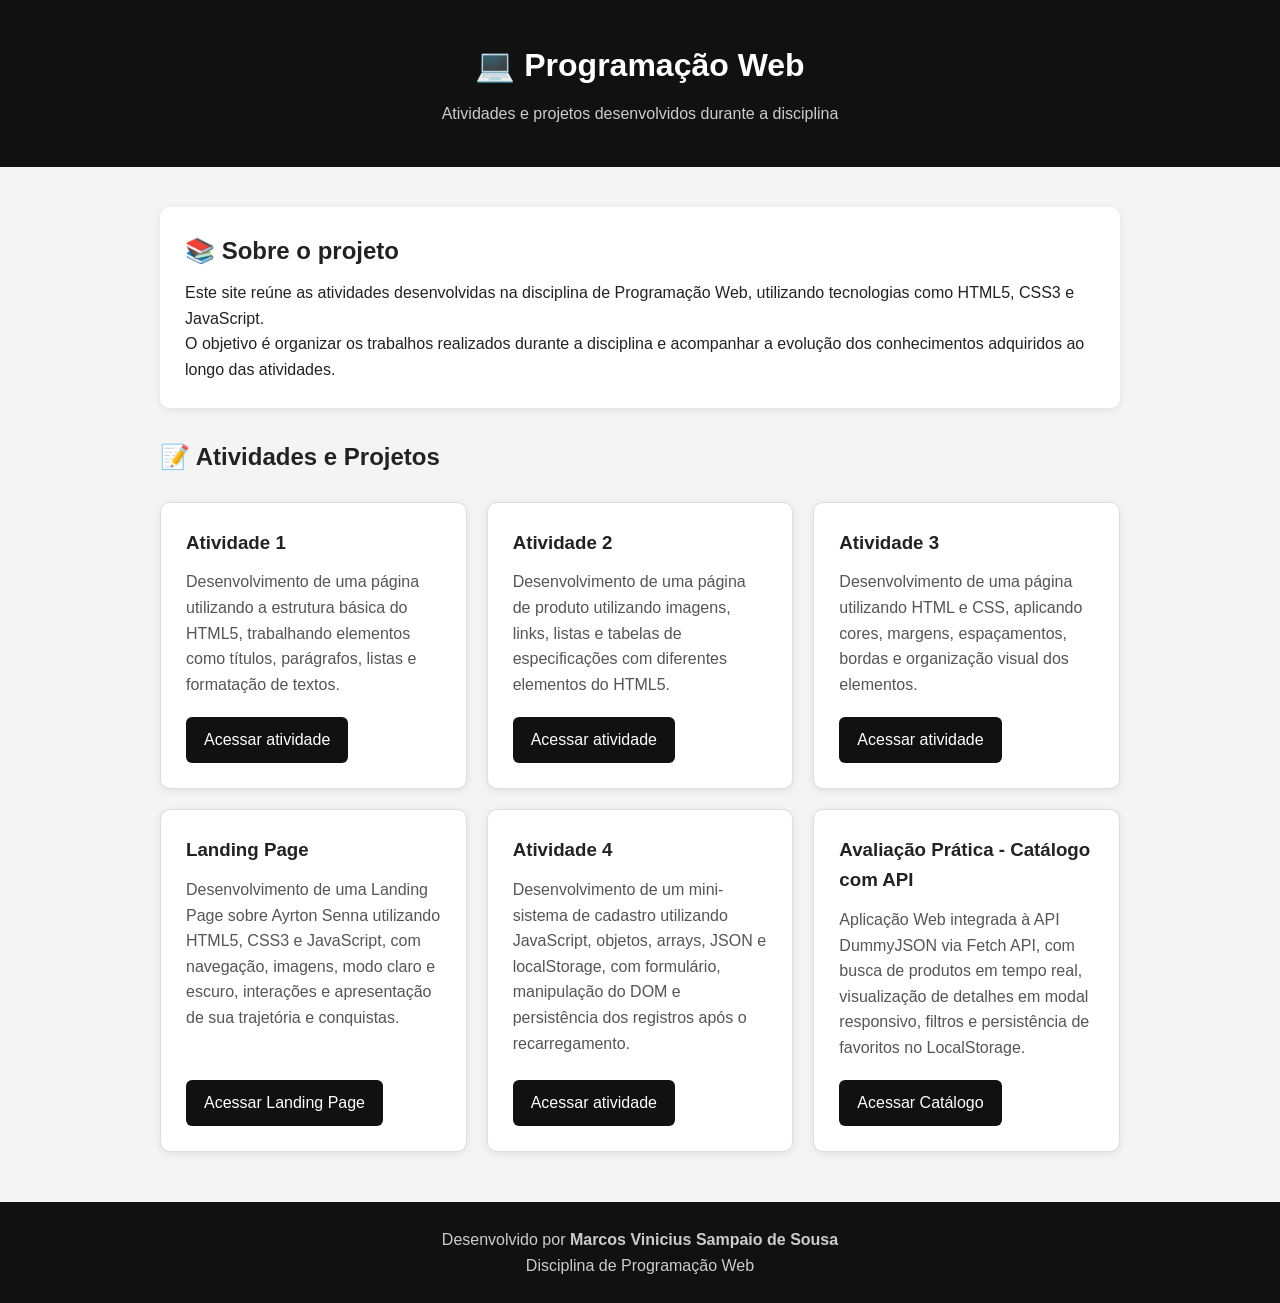
<file: index.html>
<!DOCTYPE html>
<html lang="pt-BR">
<head>
    <meta charset="UTF-8">
    <meta name="viewport" content="width=device-width, initial-scale=1.0">
    <title>Programação Web - Atividades</title>

    <style>
        * {
            margin: 0;
            padding: 0;
            box-sizing: border-box;
        }

        body {
            font-family: Arial, Helvetica, sans-serif;
            background-color: #f4f4f4;
            color: #222;
            line-height: 1.6;
        }

        header {
            background-color: #111;
            color: white;
            text-align: center;
            padding: 40px 20px;
        }

        header h1 {
            margin-bottom: 10px;
        }

        header p {
            color: #ccc;
        }

        main {
            max-width: 1000px;
            margin: 40px auto;
            padding: 0 20px;
        }

        .introducao {
            background-color: white;
            padding: 25px;
            border-radius: 10px;
            margin-bottom: 30px;
            box-shadow: 0 2px 8px rgba(0, 0, 0, 0.08);
        }

        .introducao h2 {
            margin-bottom: 10px;
        }

        .atividades {
            display: grid;
            grid-template-columns: repeat(auto-fit, minmax(280px, 1fr));
            gap: 20px;
        }

        .atividade {
            background-color: white;
            padding: 25px;
            border-radius: 10px;
            border: 1px solid #ddd;
            box-shadow: 0 2px 8px rgba(0, 0, 0, 0.08);
            display: flex;
            flex-direction: column;
            justify-content: space-between;
        }

        .atividade h3 {
            margin-bottom: 12px;
            color: #222;
        }

        .atividade p {
            margin-bottom: 20px;
            color: #555;
            flex: 1;
        }

        .botao {
            display: inline-block;
            padding: 10px 18px;
            background-color: #111;
            color: white;
            text-decoration: none;
            border-radius: 6px;
            transition: 0.3s;
            text-align: center;
            align-self: flex-start;
        }

        .botao:hover {
            background-color: #333;
        }

        .botao-destaque {
            background-color: #2563eb;
        }

        .botao-destaque:hover {
            background-color: #1d4ed8;
        }

        footer {
            margin-top: 50px;
            background-color: #111;
            color: white;
            text-align: center;
            padding: 25px 20px;
        }

        footer p {
            color: #ccc;
        }
    </style>
</head>

<body>

    <header>
        <h1>💻 Programação Web</h1>
        <p>Atividades e projetos desenvolvidos durante a disciplina</p>
    </header>

    <main>

        <section class="introducao">
            <h2>📚 Sobre o projeto</h2>
            <p>
                Este site reúne as atividades desenvolvidas na disciplina
                de Programação Web, utilizando tecnologias como HTML5,
                CSS3 e JavaScript.
            </p>
            <p>
                O objetivo é organizar os trabalhos realizados durante a
                disciplina e acompanhar a evolução dos conhecimentos
                adquiridos ao longo das atividades.
            </p>
        </section>

        <section>
            <h2>📝 Atividades e Projetos</h2>
            <br>

            <div class="atividades">

                <!-- ATIVIDADE 1 -->
                <article class="atividade">
                    <h3>Atividade 1</h3>
                    <p>
                        Desenvolvimento de uma página utilizando a estrutura
                        básica do HTML5, trabalhando elementos como títulos,
                        parágrafos, listas e formatação de textos.
                    </p>
                    <a href="atividade_1/index.html" class="botao">
                        Acessar atividade
                    </a>
                </article>

                <!-- ATIVIDADE 2 -->
                <article class="atividade">
                    <h3>Atividade 2</h3>
                    <p>
                        Desenvolvimento de uma página de produto utilizando
                        imagens, links, listas e tabelas de especificações
                        com diferentes elementos do HTML5.
                    </p>
                    <a href="atividade_2/index.html" class="botao">
                        Acessar atividade
                    </a>
                </article>

                <!-- ATIVIDADE 3 -->
                <article class="atividade">
                    <h3>Atividade 3</h3>
                    <p>
                        Desenvolvimento de uma página utilizando HTML e CSS,
                        aplicando cores, margens, espaçamentos, bordas e
                        organização visual dos elementos.
                    </p>
                    <a href="atividade_3/index.html" class="botao">
                        Acessar atividade
                    </a>
                </article>

                <!-- LANDING PAGE -->
                <article class="atividade">
                    <h3>Landing Page</h3>
                    <p>
                        Desenvolvimento de uma Landing Page sobre Ayrton
                        Senna utilizando HTML5, CSS3 e JavaScript, com
                        navegação, imagens, modo claro e escuro, interações
                        e apresentação de sua trajetória e conquistas.
                    </p>
                    <a href="landing_page/index.html" class="botao">
                        Acessar Landing Page
                    </a>
                </article>

                <!-- ATIVIDADE 4 -->
                <article class="atividade">
                    <h3>Atividade 4</h3>
                    <p>
                        Desenvolvimento de um mini-sistema de cadastro
                        utilizando JavaScript, objetos, arrays, JSON e
                        localStorage, com formulário, manipulação do DOM
                        e persistência dos registros após o recarregamento.
                    </p>
                    <a href="atividade_4/index.html" class="botao">
                        Acessar atividade
                    </a>
                </article>

                <!-- AVALIAÇÃO PRÁTICA: CATÁLOGO DE PRODUTOS & API -->
                <article class="atividade">
                    <h3>Avaliação Prática - Catálogo com API</h3>
                    <p>
                        Aplicação Web integrada à API DummyJSON via Fetch API,
                        com busca de produtos em tempo real, visualização de
                        detalhes em modal responsivo, filtros e persistência de
                        favoritos no LocalStorage.
                    </p>
                    <a href="avaliacao/index.html" class="botao">
                        Acessar Catálogo
                    </a>
                </article>

            </div>
        </section>

    </main>

    <footer>
        <p>
            Desenvolvido por <strong>Marcos Vinicius Sampaio de Sousa</strong>
        </p>
        <p>
            Disciplina de Programação Web
        </p>
    </footer>

</body>
</html>
</file>
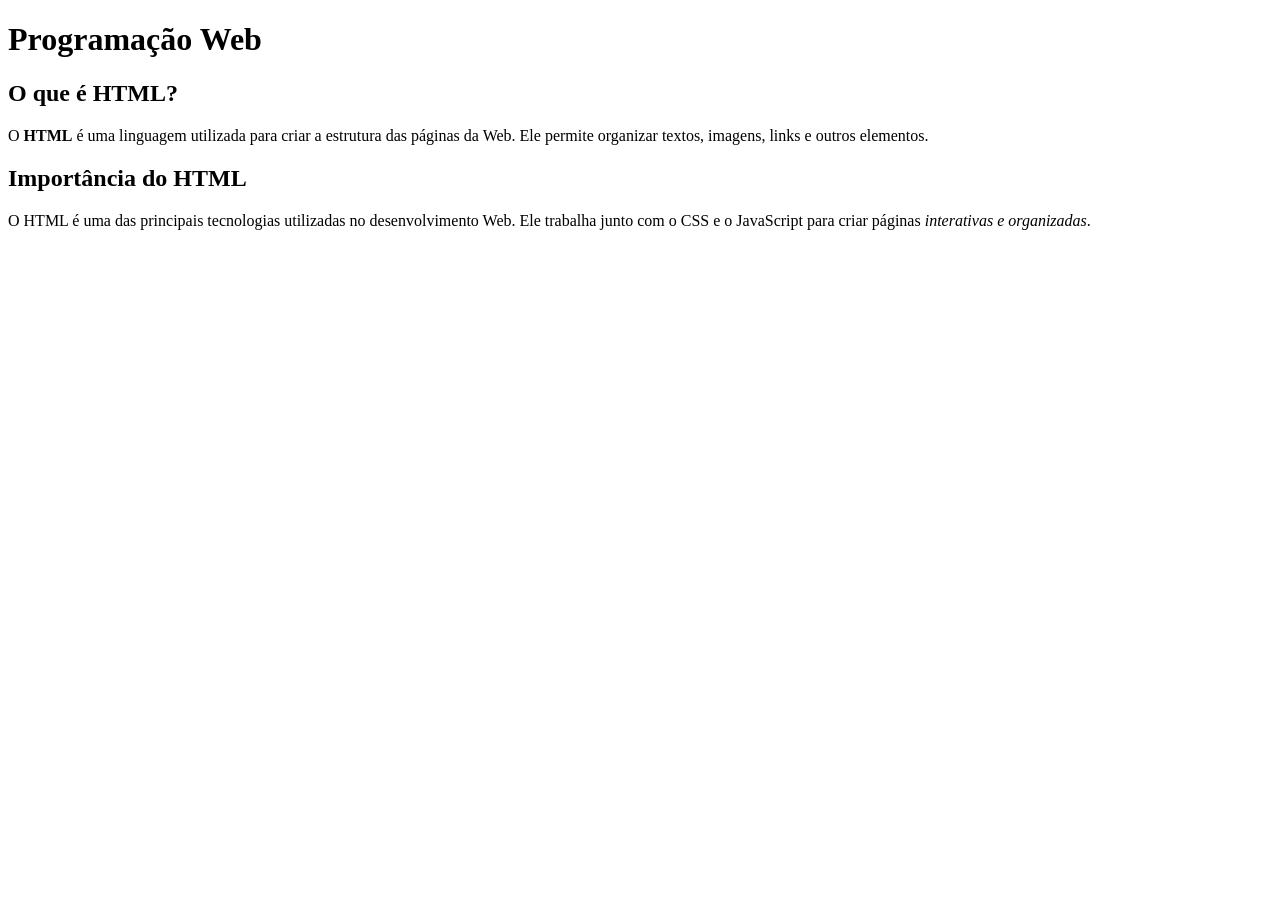
<file: atividade_1/index.html>
<!DOCTYPE html>
<html lang="pt-BR">
<head>
    <meta charset="UTF-8">
    <title>Programação Web</title>
</head>
<body>

    <h1>Programação Web</h1>

    <h2>O que é HTML?</h2>

    <p>
        O <strong>HTML</strong> é uma linguagem utilizada para criar a estrutura
        das páginas da Web. Ele permite organizar textos, imagens, links e outros
        elementos.
    </p>

    <h2>Importância do HTML</h2>

    <p>
        O HTML é uma das principais tecnologias utilizadas no desenvolvimento Web.
        Ele trabalha junto com o CSS e o JavaScript para criar páginas
        <em>interativas e organizadas</em>.
    </p>

</body>
</html>
</file>
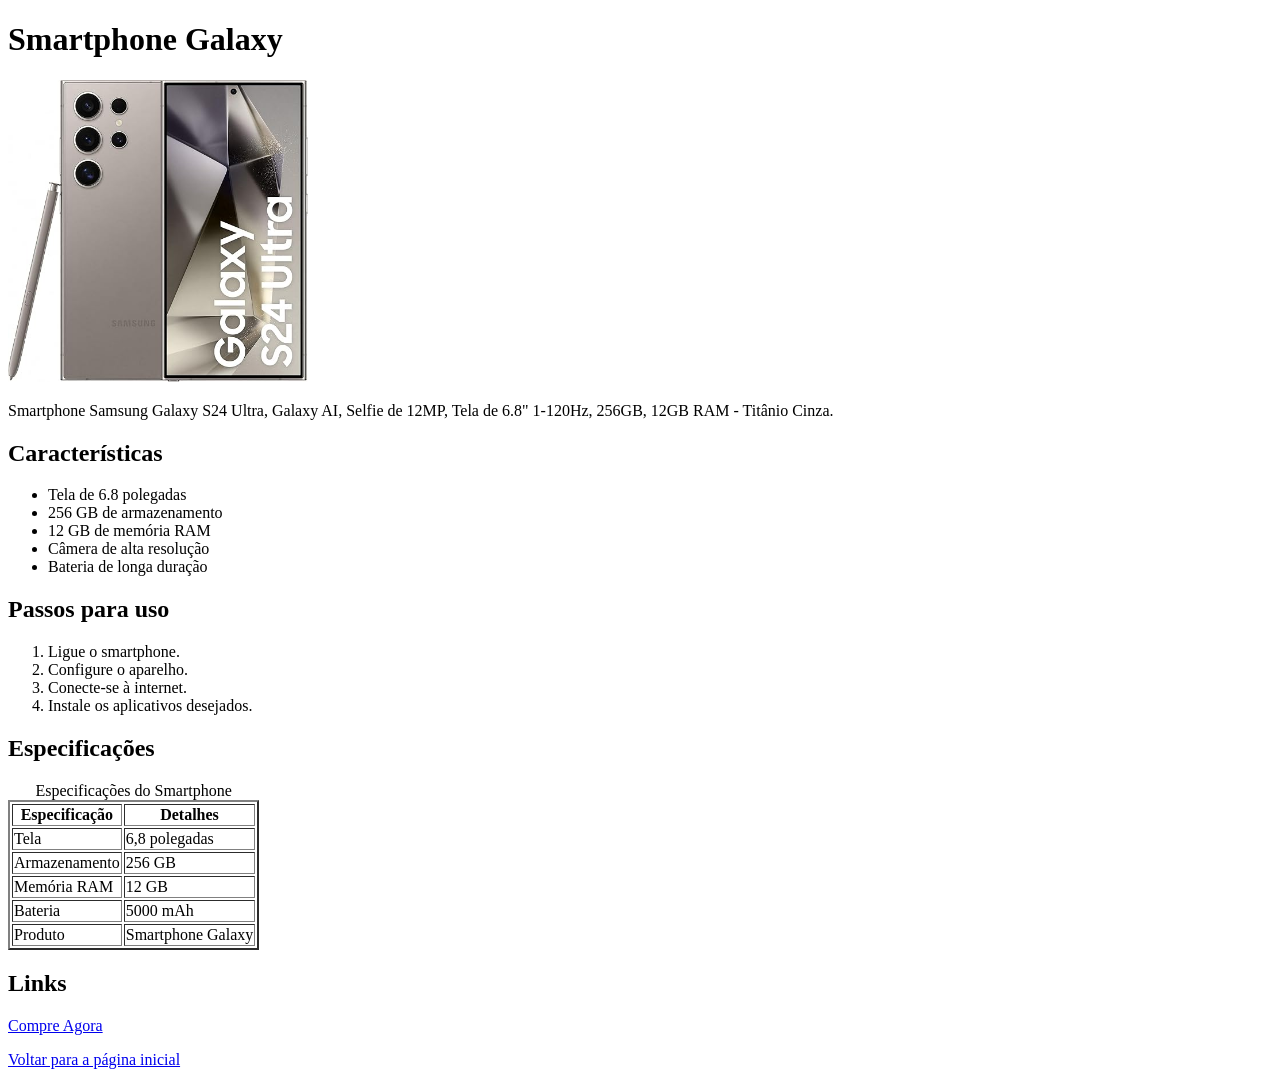
<file: atividade_2/index.html>
<!DOCTYPE html>
<html lang="pt-BR">
<head>
    <meta charset="UTF-8">
    <title>Smartphone - Página de Produto</title>
</head>
<body>

    <h1>Smartphone Galaxy</h1>

    <img src="img/galaxy.jpg"
         alt="Smartphone Galaxy S24 "
         width="300">

    <p>Smartphone Samsung Galaxy S24 Ultra, Galaxy AI, Selfie de 12MP, Tela de 6.8" 1-120Hz, 256GB, 12GB RAM - Titânio Cinza.</p>

    <h2>Características</h2>

    <ul>
        <li>Tela de 6.8 polegadas</li>
        <li>256 GB de armazenamento</li>
        <li>12 GB de memória RAM</li>
        <li>Câmera de alta resolução</li>
        <li>Bateria de longa duração</li>
    </ul>

    <h2>Passos para uso</h2>

    <ol>
        <li>Ligue o smartphone.</li>
        <li>Configure o aparelho.</li>
        <li>Conecte-se à internet.</li>
        <li>Instale os aplicativos desejados.</li>
    </ol>

    <h2>Especificações</h2>

    <table border="2">
        <caption>Especificações do Smartphone</caption>

        <thead>
            <tr>
                <th>Especificação</th>
                <th>Detalhes</th>
            </tr>
        </thead>

        <tbody>
            <tr>
                <td>Tela</td>
                <td>6,8 polegadas</td>
            </tr>

            <tr>
                <td>Armazenamento</td>
                <td>256 GB</td>
            </tr>

            <tr>
                <td>Memória RAM</td>
                <td>12 GB</td>
            </tr>

            <tr>
                <td>Bateria</td>
                <td>5000 mAh</td>
            </tr>
        </tbody>

        <tfoot>
            <tr>
                <td>Produto</td>
                <td>Smartphone Galaxy</td>
            </tr>
        </tfoot>
    </table>

    <h2>Links</h2>

    <p>
        <a href="https://www.amazon.com.br/Smartphone-Samsung-Galaxy-Selfie-1-120Hz/dp/B0FTKK795F/ref=pd_lpo_d_sccl_2/145-9441480-7478261?pd_rd_w=lPPKg&content-id=amzn1.sym.a2197dac-0fbe-4cc8-beca-b52f96ea33d5&pf_rd_p=a2197dac-0fbe-4cc8-beca-b52f96ea33d5&pf_rd_r=JFNR328SX5W7WQZ975P4&pd_rd_wg=wpTAE&pd_rd_r=86c78af7-50a9-4e11-8207-4561db1c0c7f&pd_rd_i=B0FTKK795F&th=1" target="_blank">
            Compre Agora
        </a>
    </p>

    <p>
        <a href="index.html">
            Voltar para a página inicial
        </a>
    </p>

</body>
</html>
</file>
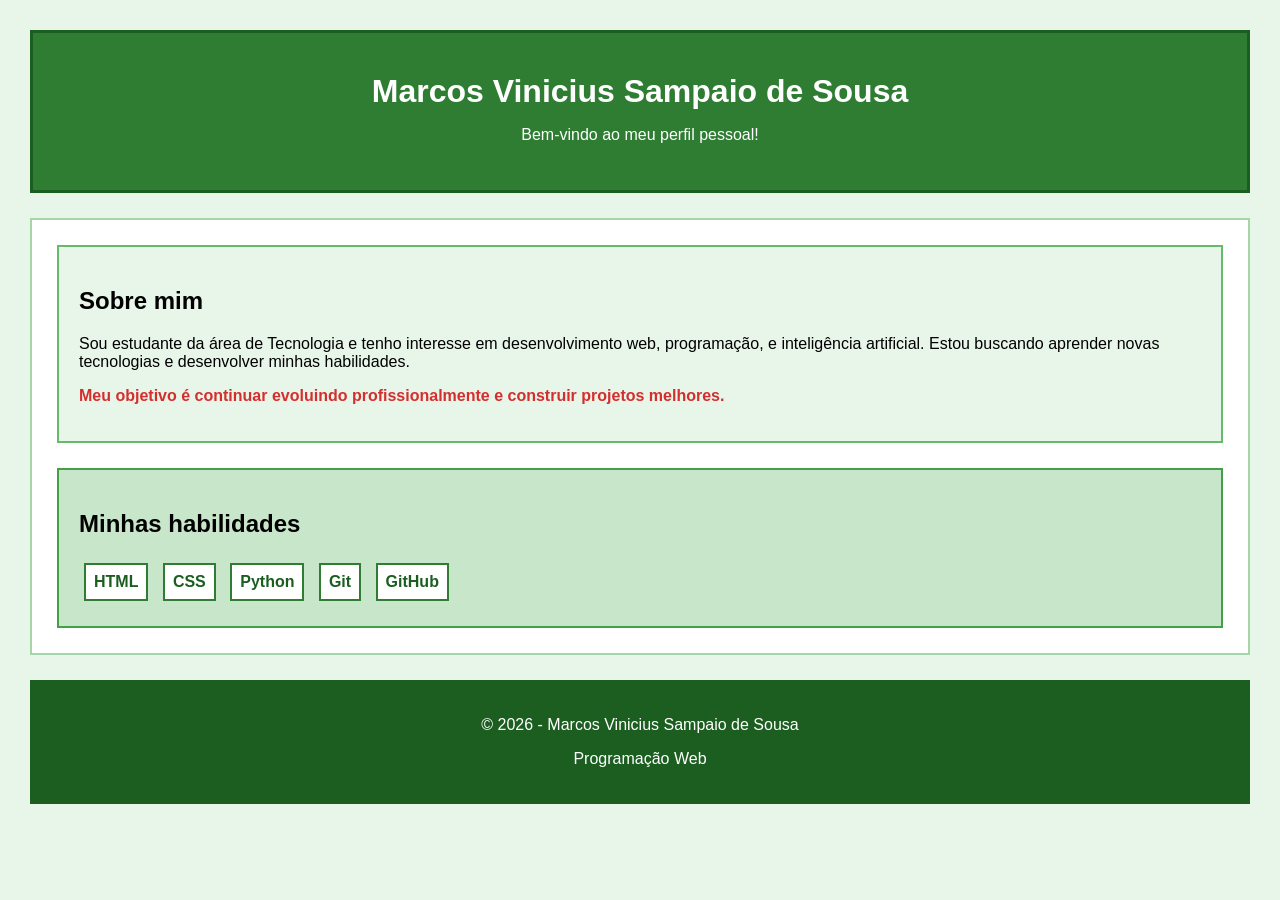
<file: atividade_3/index.html>
<!DOCTYPE html>
<html lang="pt-BR">
<head>
    <meta charset="UTF-8">
    <meta name="viewport" content="width=device-width, initial-scale=1.0">

    <title>Meu Perfil - Marcos Vinicius</title>

    <link rel="stylesheet" href="style.css">
</head>

<body>

    <header class="cabecalho">
        <h1>Marcos Vinicius Sampaio de Sousa</h1>

        <p>
            Bem-vindo ao meu perfil pessoal!
        </p>
    </header>


    <main class="conteudo">

        <section class="sobre">

            <h2>Sobre mim</h2>

            <p>
                Sou estudante da área de Tecnologia e tenho interesse em
                desenvolvimento web, programação, e inteligência artificial.
                Estou buscando aprender novas tecnologias e desenvolver
                minhas habilidades.
            </p>

            <p class="destaque">
                Meu objetivo é continuar evoluindo profissionalmente e construir
                projetos melhores.
            </p>

        </section>


        <section class="habilidades">

            <h2>Minhas habilidades</h2>

            <span>HTML</span>
            <span>CSS</span>
            <span>Python</span>
            <span>Git</span>
            <span>GitHub</span>

        </section>

    </main>


    <footer class="rodape">

        <p>
            © 2026 - Marcos Vinicius Sampaio de Sousa
        </p>

        <p>
             Programação Web
        </p>

    </footer>

</body>
</html>
</file>
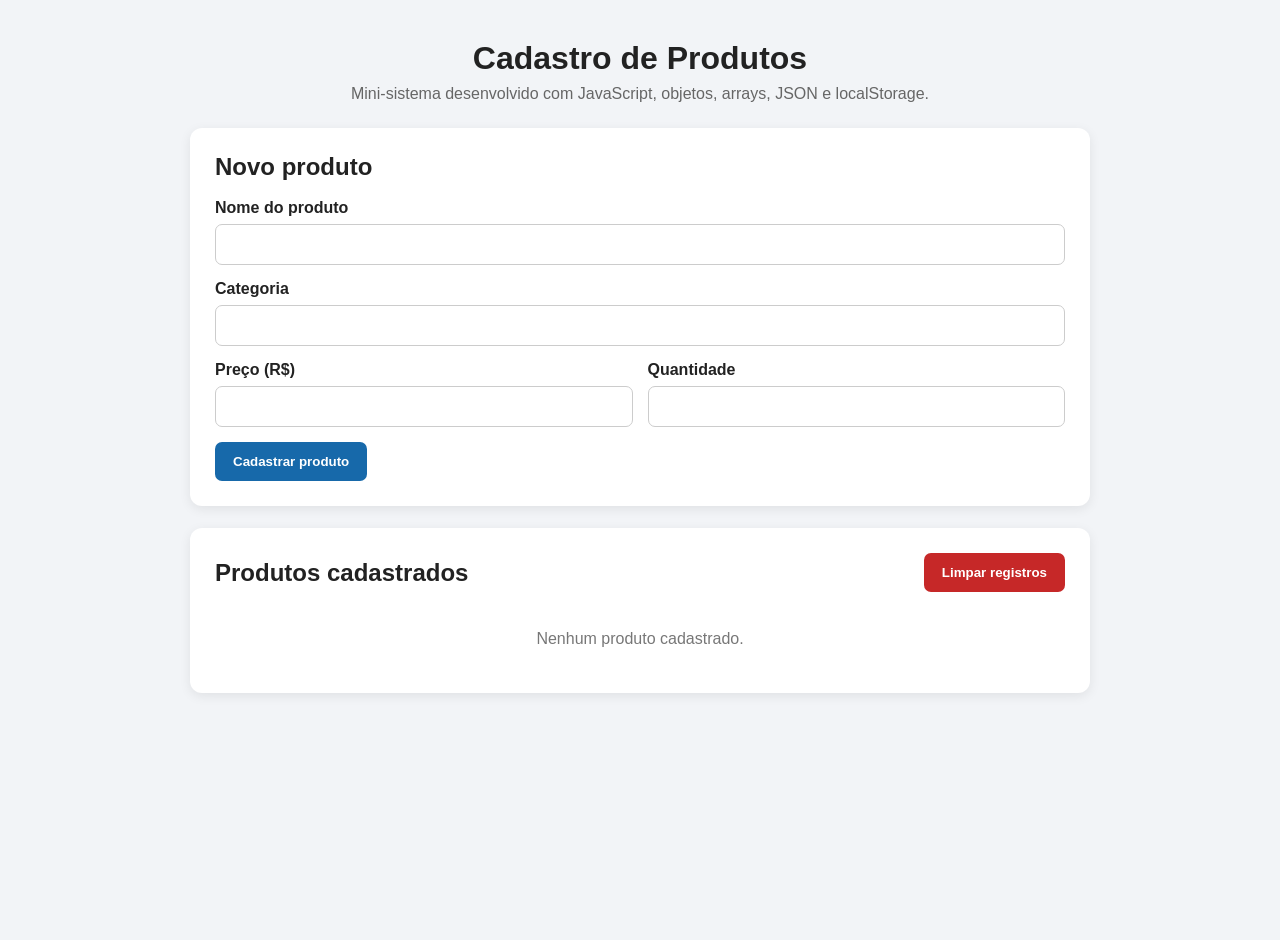
<file: atividade_4/index.html>
<!DOCTYPE html>
<html lang="pt-BR">
<head>
    <meta charset="UTF-8">
    <meta name="viewport" content="width=device-width, initial-scale=1.0">
    <title>Atividade 4 - Cadastro de Produtos</title>
    <link rel="stylesheet" href="style.css">
</head>
<body>

    <main class="container">
        <header>
            <h1>Cadastro de Produtos</h1>
            <p>Mini-sistema desenvolvido com JavaScript, objetos, arrays, JSON e localStorage.</p>
        </header>

        <section class="card">
            <h2>Novo produto</h2>

            <form id="formProduto">
                <div class="campo">
                    <label for="nome">Nome do produto</label>
                    <input type="text" id="nome" required>
                </div>

                <div class="campo">
                    <label for="categoria">Categoria</label>
                    <input type="text" id="categoria" required>
                </div>

                <div class="linha">
                    <div class="campo">
                        <label for="preco">Preço (R$)</label>
                        <input type="number" id="preco" min="0" step="0.01" required>
                    </div>

                    <div class="campo">
                        <label for="quantidade">Quantidade</label>
                        <input type="number" id="quantidade" min="0" step="1" required>
                    </div>
                </div>

                <button type="submit">Cadastrar produto</button>
            </form>
        </section>

        <section class="card">
            <div class="titulo-lista">
                <h2>Produtos cadastrados</h2>
                <button id="btnLimpar" class="btn-limpar" type="button">Limpar registros</button>
            </div>

            <div id="listaProdutos" class="lista">
                <p class="vazio">Nenhum produto cadastrado.</p>
            </div>
        </section>
    </main>

    <script src="script.js"></script>
</body>
</html>
</file>
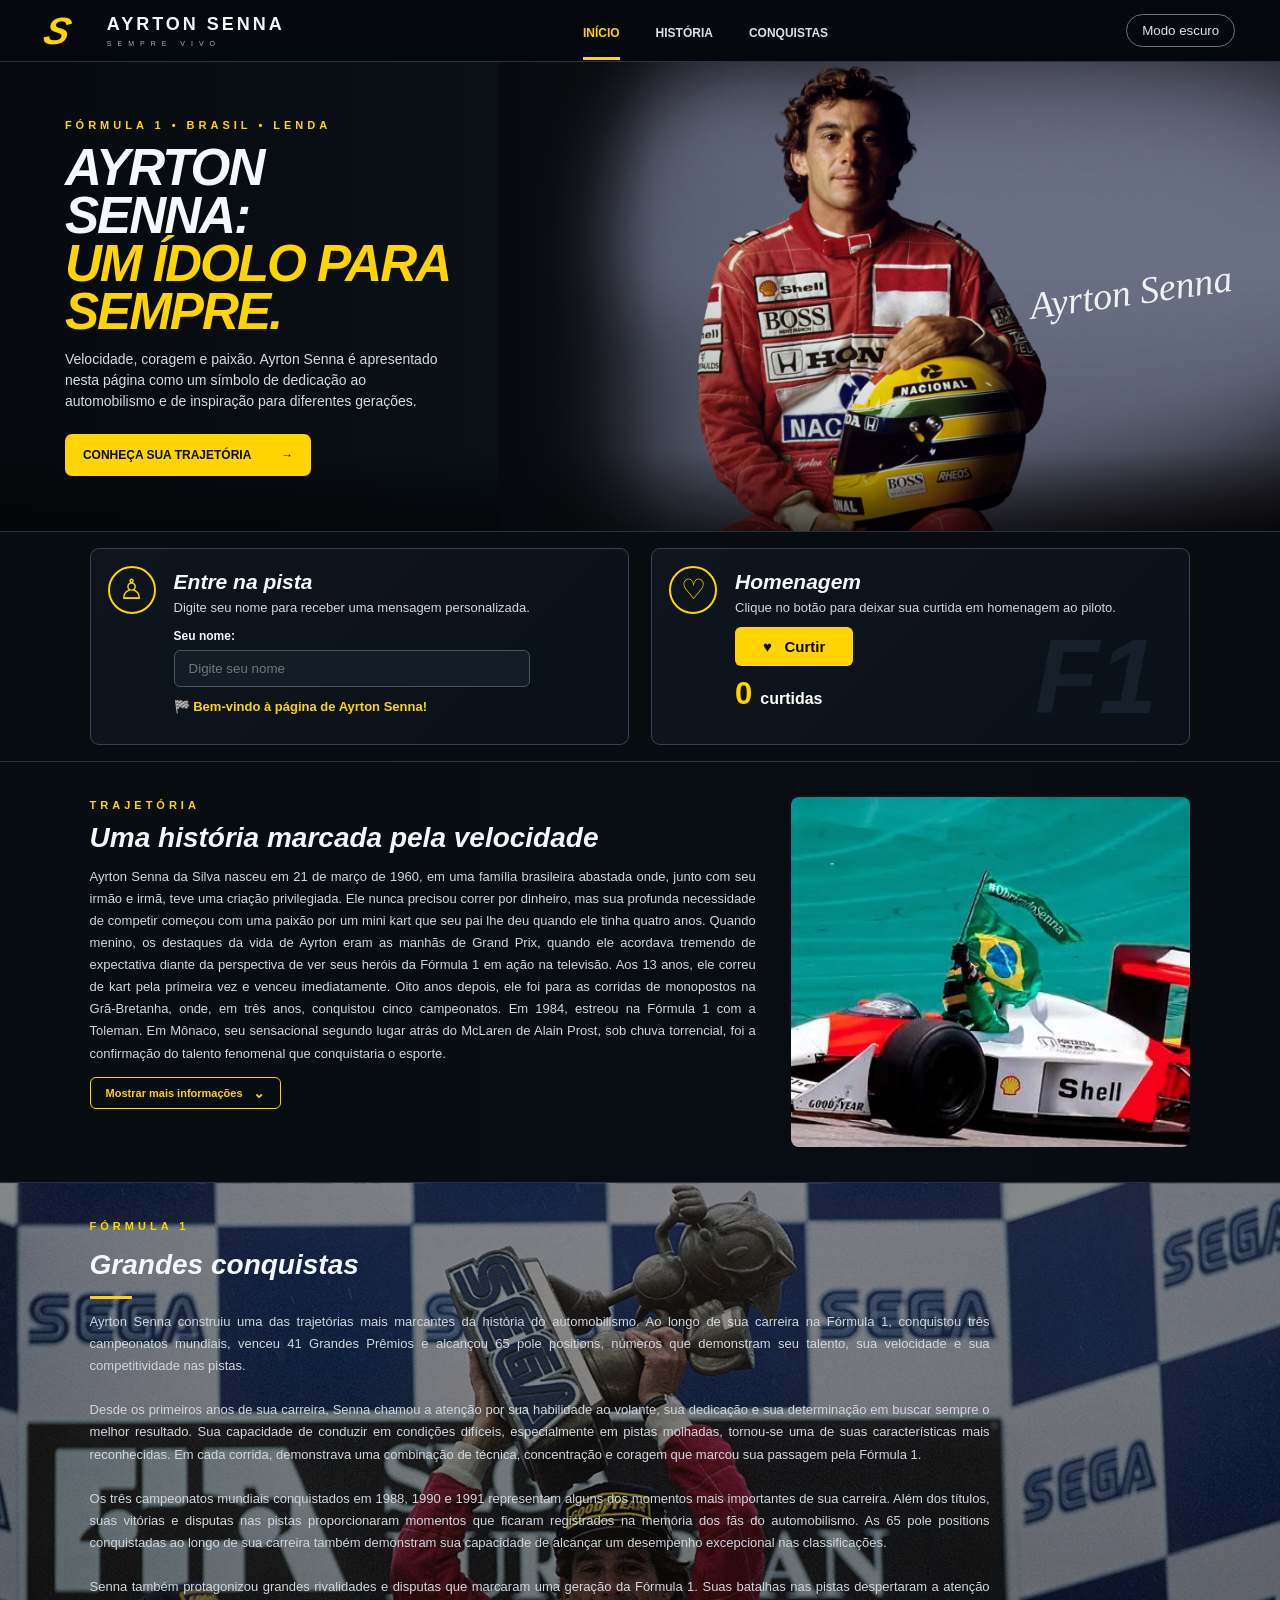
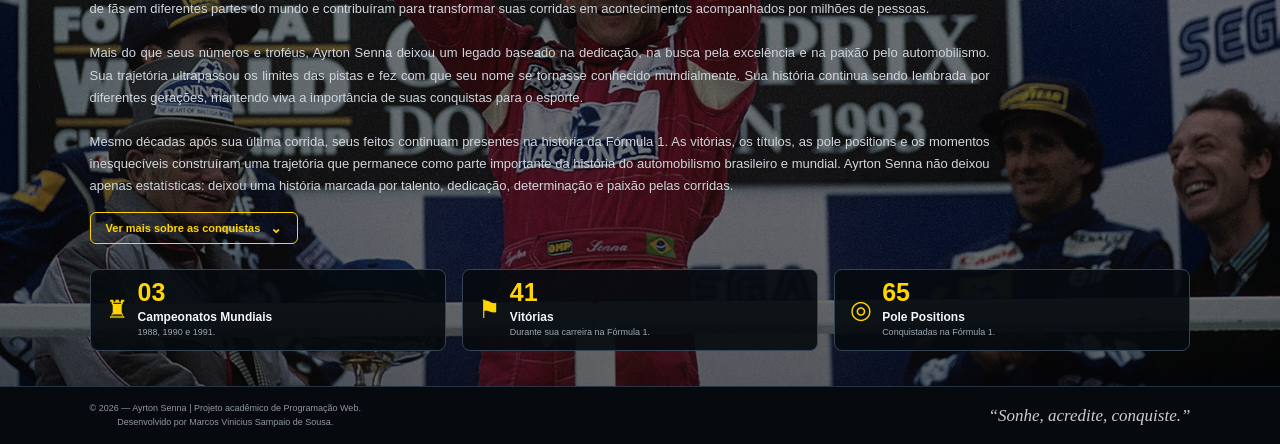
<file: landing_page/index.html>
<!DOCTYPE html>
<html lang="pt-BR">

<head>
    <!-- Define a codificação de caracteres -->
    <meta charset="UTF-8">

    <!-- Deixa a página responsiva -->
    <meta name="viewport" content="width=device-width, initial-scale=1.0">

    <!-- Título da página -->
    <title>Ayrton Senna | Sempre Vivo</title>

    <!-- Liga o arquivo CSS externo -->
    <link rel="stylesheet" href="style.css">
</head>

<body>

    <!-- ==================== CABEÇALHO ==================== -->
    <header class="cabecalho">

        <!-- Logo -->
        <a class="marca" href="#inicio">

            <span class="simbolo">S</span>

            <span class="marca-texto">
                <strong>AYRTON SENNA</strong>
                <small>SEMPRE VIVO</small>
            </span>

        </a>

        <!-- Menu -->
        <nav class="menu">

            <a class="ativo" href="#inicio">
                INÍCIO
            </a>

            <a href="#historia">
                HISTÓRIA
            </a>

            <a href="#conquistas">
                CONQUISTAS
            </a>

        </nav>

        <!-- Botão de troca de tema -->
        <button
            id="btnTema"
            class="btn-tema"
            type="button"
        >
            
            <span>Modo escuro</span>
        </button>

    </header>


    <!-- ==================== CONTEÚDO PRINCIPAL ==================== -->
    <main id="inicio">

        <!-- ==================== HERO ==================== -->
        <section class="hero" id="hero">

            <!-- Texto principal -->
            <div class="hero-conteudo">

                <p class="chamada">
                    FÓRMULA 1 • BRASIL • LENDA
                </p>

                <h1>
                    AYRTON SENNA:
                    <br>
                    <span>UM ÍDOLO PARA SEMPRE.</span>
                </h1>

                <p class="hero-descricao">
                    Velocidade, coragem e paixão. Ayrton Senna é
                    apresentado nesta página como um símbolo de
                    dedicação ao automobilismo e de inspiração
                    para diferentes gerações.
                </p>

                <!-- Botão para a trajetória -->
                <a
                    class="btn-amarelo"
                    href="#historia"
                >
                    CONHEÇA SUA TRAJETÓRIA
                    <span>→</span>
                </a>

            </div>


            <!-- Imagem principal -->
            <div class="hero-foto">

                <img
                    src="img/ayrton-senna.jpg"
                    alt="Ayrton Senna em um carro de Fórmula 1"
                >

                <div class="assinatura">
                    Ayrton Senna
                </div>

            </div>

        </section>


        <!-- ==================== INTERAÇÕES ==================== -->
        <section
            class="interacoes"
            id="interacao"
        >

            <!-- CARD DO NOME -->
            <article class="interacao-card">

                <div class="icone-circulo">
                    ♙
                </div>

                <div class="interacao-conteudo">

                    <h2>
                        Entre na pista
                    </h2>

                    <p>
                        Digite seu nome para receber
                        uma mensagem personalizada.
                    </p>

                    <label for="nome">
                        Seu nome:
                    </label>

                    <!-- Campo obrigatório -->
                    <input
                        id="nome"
                        type="text"
                        placeholder="Digite seu nome"
                        maxlength="40"
                        autocomplete="off"
                    >

                    <!-- Mensagem alterada pelo JavaScript -->
                    <p
                        id="mensagemNome"
                        class="mensagem-nome"
                    >
                        🏁 Bem-vindo à página de Ayrton Senna!
                    </p>

                </div>

            </article>


            <!-- CARD DE HOMENAGEM -->
            <article class="interacao-card homenagem">

                <div class="icone-circulo">
                    ♡
                </div>

                <div class="interacao-conteudo">

                    <h2>
                        Homenagem
                    </h2>

                    <p>
                        Clique no botão para deixar
                        sua curtida em homenagem ao piloto.
                    </p>

                    <!-- Botão de curtida -->
                    <button
                        id="btnCurtir"
                        class="btn-curtir"
                        type="button"
                    >
                        ♥ &nbsp; Curtir
                    </button>

                    <!-- Contador -->
                    <div class="contador">

                        <strong id="curtidas">
                            0
                        </strong>

                        <span>
                            curtidas
                        </span>

                    </div>

                </div>

                <div class="carro-decorativo">
                    F1
                </div>

            </article>

        </section>


        <!-- ==================== HISTÓRIA ==================== -->
        <section
            class="historia"
            id="historia"
        >

            <!-- Texto -->
            <div class="historia-texto">

                <p class="chamada">
                    TRAJETÓRIA
                </p>

                <h2>
                    Uma história marcada pela velocidade
                </h2>

                <p>
                    Ayrton Senna da Silva nasceu em 21 de março de 1960,
                    em uma família brasileira abastada onde, junto com seu
                    irmão e irmã, teve uma criação privilegiada.

                    Ele nunca precisou correr por dinheiro, mas sua profunda
                    necessidade de competir começou com uma paixão por um
                    mini kart que seu pai lhe deu quando ele tinha quatro anos.

                    Quando menino, os destaques da vida de Ayrton eram as
                    manhãs de Grand Prix, quando ele acordava tremendo de
                    expectativa diante da perspectiva de ver seus heróis da
                    Fórmula 1 em ação na televisão.

                    Aos 13 anos, ele correu de kart pela primeira vez e venceu
                    imediatamente. Oito anos depois, ele foi para as corridas
                    de monopostos na Grã-Bretanha, onde, em três anos,
                    conquistou cinco campeonatos.

                    Em 1984, estreou na Fórmula 1 com a Toleman. Em Mônaco,
                    seu sensacional segundo lugar atrás do McLaren de Alain Prost,
                    sob chuva torrencial, foi a confirmação do talento fenomenal
                    que conquistaria o esporte.
                </p>

                <!-- Botão DOM -->
                <button
                    id="btnMais"
                    class="btn-outline"
                    type="button"
                    aria-expanded="false"
                    aria-controls="maisInformacoes"
                >
                    <span id="textoMais">
                        Mostrar mais informações
                    </span>

                    <span id="setaMais">
                        ⌄
                    </span>
                </button>


                <!-- Informação escondida -->
                <div
                    id="maisInformacoes"
                    class="mais-informacoes"
                >

                    <p>
                        Decidindo que os recursos limitados de Toleman eram
                        insuficientes para sua ambição imponente, Senna rescindiu
                        seu contrato e, em 1985, mudou-se para a Lotus, onde,
                        em três temporadas, largou da pole 16 vezes e venceu
                        seis corridas.

                        Tendo alcançado os limites da Lotus, decidiu que o
                        caminho mais rápido seria com a McLaren, onde foi em
                        1988 e permaneceu por seis temporadas, vencendo
                        35 corridas e três campeonatos mundiais.

                        Em 1988, quando a McLaren-Honda venceu 15 das 16
                        corridas, Senna venceu seu companheiro de equipe
                        Alain Prost por oito vitórias a sete, conquistando
                        seu primeiro título de piloto.

                        A partir daí, os dois grandes pilotos se tornaram
                        protagonistas de uma das disputas mais marcantes
                        da Fórmula 1.

                        Em 1989, Prost conquistou o título após um incidente
                        com Senna em Suzuka.

                        Em 1990, Senna conquistou seu segundo campeonato
                        após um novo confronto com Prost na primeira curva
                        de Suzuka.

                        O terceiro título de Senna, em 1991, confirmou ainda
                        mais seu domínio como piloto.

                        Algumas de suas melhores atuações vieram em seu
                        último ano com a McLaren, após o qual ele se transferiu
                        para a Williams para a temporada de 1994.

                        No dia 1º de maio de 1994, o brasileiro se chocou
                        contra o muro na curva Tamburello do GP de Ímola,
                        na Itália, e acabou falecendo.
                    </p>

                </div>

            </div>


            <!-- Imagem -->
            <div class="historia-imagem">

                <img
                    src="img/senna.jpg"
                    alt="Imagem de Ayrton Senna"
                >

            </div>

        </section>


        <!-- ==================== CONQUISTAS ==================== -->
        <section
            class="conquistas"
            id="conquistas"
        >

            <!-- Título e informações -->
            <div class="conquistas-titulo">

                <p class="chamada">
                    FÓRMULA 1
                </p>

                <h2>
                    Grandes conquistas
                </h2>

                <div class="linha-amarela"></div>

                <p class="conquistas-intro">
                    Ayrton Senna construiu uma das trajetórias mais marcantes da história
                    do automobilismo. Ao longo de sua carreira na Fórmula 1, conquistou
                    três campeonatos mundiais, venceu 41 Grandes Prêmios e alcançou
                    65 pole positions, números que demonstram seu talento, sua velocidade
                    e sua competitividade nas pistas.

                    <br><br>

                    Desde os primeiros anos de sua carreira, Senna chamou a atenção por
                    sua habilidade ao volante, sua dedicação e sua determinação em buscar
                    sempre o melhor resultado. Sua capacidade de conduzir em condições
                    difíceis, especialmente em pistas molhadas, tornou-se uma de suas
                    características mais reconhecidas. Em cada corrida, demonstrava uma
                    combinação de técnica, concentração e coragem que marcou sua passagem
                    pela Fórmula 1.

                    <br><br>

                    Os três campeonatos mundiais conquistados em 1988, 1990 e 1991
                    representam alguns dos momentos mais importantes de sua carreira.
                    Além dos títulos, suas vitórias e disputas nas pistas proporcionaram
                    momentos que ficaram registrados na memória dos fãs do automobilismo.
                    As 65 pole positions conquistadas ao longo de sua carreira também
                    demonstram sua capacidade de alcançar um desempenho excepcional nas
                    classificações.

                    <br><br>

                    Senna também protagonizou grandes rivalidades e disputas que marcaram
                    uma geração da Fórmula 1. Suas batalhas nas pistas despertaram a
                    atenção de fãs em diferentes partes do mundo e contribuíram para
                    transformar suas corridas em acontecimentos acompanhados por milhões
                    de pessoas.

                    <br><br>

                    Mais do que seus números e troféus, Ayrton Senna deixou um legado
                    baseado na dedicação, na busca pela excelência e na paixão pelo
                    automobilismo. Sua trajetória ultrapassou os limites das pistas e
                    fez com que seu nome se tornasse conhecido mundialmente. Sua história
                    continua sendo lembrada por diferentes gerações, mantendo viva a
                    importância de suas conquistas para o esporte.

                    <br><br>

                    Mesmo décadas após sua última corrida, seus feitos continuam presentes
                    na história da Fórmula 1. As vitórias, os títulos, as pole positions
                    e os momentos inesquecíveis construíram uma trajetória que permanece
                    como parte importante da história do automobilismo brasileiro e
                    mundial. Ayrton Senna não deixou apenas estatísticas: deixou uma
                    história marcada por talento, dedicação, determinação e paixão pelas
                    corridas.
                </p>
                </p>
                <button
                    id="btnConquistas"
                    class="btn-outline btn-conquistas"
                    type="button"
                    aria-expanded="false"
                    aria-controls="textoConquistas"
                >
                    <span id="textoBtnConquistas">
                        Ver mais sobre as conquistas
                    </span>

                    <span id="setaConquistas">
                        ⌄
                    </span>
                </button>


                <!-- Informações das conquistas -->
                <div
                    id="textoConquistas"
                    class="texto-conquistas"
                >

                    <!-- 1988 -->
                    <article class="conquista-item">

                        <h3>
                            1988
                        </h3>

                        <p>
                            O primeiro título de Ayrton Senna na Fórmula 1
                            foi justamente em sua temporada de estreia com
                            a McLaren. A vitória no GP do Japão, em Suzuka,
                            marcou a consagração do piloto em uma temporada
                            decidida no detalhe contra o francês Alain Prost,
                            seu companheiro de equipe e que se tornaria seu
                            grande rival no automobilismo.

                            No treino classificatório, Senna garantiu a pole.
                            Contudo, no dia da prova, seu carro não saiu do lugar
                            no momento da largada e ele perdeu 16 posições.

                            Com 15 ultrapassagens, o brasileiro concluiu uma
                            vitória marcante para celebrar sua primeira
                            conquista mundial.
                        </p>

                    </article>


                    <!-- 1990 -->
                    <article class="conquista-item">

                        <h3>
                            1990
                        </h3>

                        <p>
                            Depois de ver Prost conquistar o campeonato em
                            1989, Senna voltou com força para recuperar o
                            título em 1990.

                            Com o francês na Ferrari, ambos brigaram pelo
                            Mundial até o fim da temporada.

                            No GP do Japão, o brasileiro chegou com vantagem
                            na classificação e largou na pole position, mas
                            viu Prost sair na frente na hora da largada.

                            Senna reagiu e, logo na primeira curva, os dois
                            bateram. O abandono dos dois da corrida deu a
                            Senna o bicampeonato.

                            No ano anterior, Prost havia conquistado o título
                            após uma colisão com Senna no mesmo GP do Japão.
                        </p>

                    </article>


                    <!-- 1991 -->
                    <article class="conquista-item">

                        <h3>
                            1991
                        </h3>

                        <p>
                            Em 1991, seu grande competidor não foi Prost,
                            mas sim Nigel Mansell.

                            Aquela temporada marcou a primeira vez em que
                            Ayrton Senna subiu no lugar mais alto do pódio
                            no GP de Interlagos, no Brasil.

                            Mais uma vez, a conquista foi decidida no
                            GP do Japão. Senna largou em segundo, mas viu
                            Mansell abandonar a prova na décima volta.

                            Com o título garantido, ele abriu passagem,
                            já na última volta, para que seu colega
                            Gerhard Berger, da McLaren, pudesse conquistar
                            seu primeiro triunfo na escuderia.
                        </p>

                    </article>

                </div>

            </div>


            <!-- Números -->
            <div class="numeros">

                <!-- Campeonatos -->
                <article class="numero-card">

                    <span class="numero-icone">
                        ♜
                    </span>

                    <div>

                        <strong>
                            03
                        </strong>

                        <p>
                            Campeonatos Mundiais
                        </p>

                        <small>
                            1988, 1990 e 1991.
                        </small>

                    </div>

                </article>


                <!-- Vitórias -->
                <article class="numero-card">

                    <span class="numero-icone">
                        ⚑
                    </span>

                    <div>

                        <strong>
                            41
                        </strong>

                        <p>
                            Vitórias
                        </p>

                        <small>
                            Durante sua carreira na Fórmula 1.
                        </small>

                    </div>

                </article>


                <!-- Pole positions -->
                <article class="numero-card">

                    <span class="numero-icone">
                        ◎
                    </span>

                    <div>

                        <strong>
                            65
                        </strong>

                        <p>
                            Pole Positions
                        </p>

                        <small>
                            Conquistadas na Fórmula 1.
                        </small>

                    </div>

                </article>

            </div>

        </section>

    </main>


    <!-- ==================== RODAPÉ ==================== -->
    <footer class="rodape">

        <div>

            <p>
                © 2026 — Ayrton Senna |
                Projeto acadêmico de Programação Web.
            </p>

            <p>
                Desenvolvido por Marcos Vinicius Sampaio de Sousa.
            </p>

        </div>

        <div class="frase-final">
            “Sonhe, acredite, conquiste.”
        </div>

    </footer>


    <!-- Liga o JavaScript -->
    <script src="script.js"></script>

</body>

</html>
</file>
<file: atividade_3/style.css>
```css
* { 
    box-sizing: border-box; 
} 
 
 
body { 
    margin: 0; 
    padding: 30px; 
 
    font-family: Arial, sans-serif; 
 
    background-color: #e8f5e9; 
} 
 
 
/* CABEÇALHO */ 
 
.cabecalho { 
    padding: 30px; 
 
    background-color: #2e7d32; 
 
    border: 3px solid #1b5e20; 
 
    color: white; 
 
    text-align: center; 
} 
 
 
.cabecalho h1 { 
    margin: 10px; 
} 
 
 
/* CONTEÚDO */ 
 
.conteudo { 
    margin-top: 25px; 
 
    padding: 25px; 
 
    background-color: white; 
 
    border: 2px solid #a5d6a7; 
} 
 
 
/* SOBRE MIM */ 
 
.sobre { 
    padding: 20px; 
 
    background-color: #e8f5e9; 
 
    border: 2px solid #66bb6a; 
} 
 
 
.destaque { 
    color: #d32f2f; 
 
    font-weight: bold; 
} 
 
 
/* HABILIDADES */ 
 
.habilidades { 
    margin-top: 25px; 
 
    padding: 20px; 
 
    background-color: #c8e6c9; 
 
    border: 2px solid #43a047; 
} 
 
 
.habilidades span { 
    display: inline-block; 
 
    margin: 5px; 
 
    padding: 8px; 
 
    border: 2px solid #2e7d32; 
 
    background-color: white; 
 
    color: #1b5e20; 
 
    font-weight: bold; 
} 
 
 
/* RODAPÉ */ 
 
.rodape { 
    margin-top: 25px; 
 
    padding: 20px; 
 
    background-color: #1b5e20; 
 
    color: white; 
 
    text-align: center; 
}
```
</file>
<file: atividade_4/style.css>
* {
    box-sizing: border-box;
    margin: 0;
    padding: 0;
}

body {
    font-family: Arial, Helvetica, sans-serif;
    background: #f2f4f7;
    color: #222;
    min-height: 100vh;
}

.container {
    width: min(900px, 92%);
    margin: 40px auto;
}

header {
    text-align: center;
    margin-bottom: 25px;
}

header h1 {
    margin-bottom: 8px;
}

header p {
    color: #666;
}

.card {
    background: #fff;
    padding: 25px;
    border-radius: 12px;
    margin-bottom: 22px;
    box-shadow: 0 3px 12px rgba(0, 0, 0, 0.08);
}

.card h2 {
    margin-bottom: 18px;
}

.campo {
    display: flex;
    flex-direction: column;
    gap: 7px;
    margin-bottom: 15px;
}

.linha {
    display: grid;
    grid-template-columns: 1fr 1fr;
    gap: 15px;
}

label {
    font-weight: bold;
}

input {
    width: 100%;
    padding: 11px;
    border: 1px solid #ccc;
    border-radius: 7px;
    font-size: 15px;
}

input:focus {
    outline: 2px solid #4a90e2;
    border-color: transparent;
}

button {
    border: none;
    border-radius: 7px;
    padding: 12px 18px;
    background: #1769aa;
    color: white;
    font-weight: bold;
    cursor: pointer;
}

button:hover {
    opacity: 0.9;
}

.titulo-lista {
    display: flex;
    justify-content: space-between;
    align-items: center;
    gap: 15px;
    margin-bottom: 18px;
}

.titulo-lista h2 {
    margin-bottom: 0;
}

.btn-limpar {
    background: #c62828;
}

.lista {
    display: grid;
    gap: 12px;
}

.produto {
    border: 1px solid #ddd;
    border-radius: 9px;
    padding: 16px;
    background: #fafafa;
}

.produto h3 {
    margin-bottom: 8px;
}

.produto p {
    margin: 4px 0;
    color: #555;
}

.vazio {
    text-align: center;
    color: #777;
    padding: 20px;
}

@media (max-width: 600px) {
    .linha {
        grid-template-columns: 1fr;
        gap: 0;
    }

    .titulo-lista {
        flex-direction: column;
        align-items: stretch;
    }
}
</file>
<file: landing_page/style.css>
/* =========================================================
   CONFIGURAÇÕES GERAIS
========================================================= */

* {
    margin: 0;
    padding: 0;
    box-sizing: border-box;
}

html {
    scroll-behavior: smooth;
    scroll-padding-top: 70px;
}

body {
    font-family: Arial, Helvetica, sans-serif;

    background: var(--preto);

    color: var(--branco);

    line-height: 1.5;

    overflow-x: hidden;
}


/* =========================================================
   VARIÁVEIS
========================================================= */

:root {
    --preto: #05080c;
    --preto-2: #0a0f15;
    --card: #0c1219;
    --borda: #263442;
    --cinza: #b8c0c9;
    --branco: #f5f7fa;
    --amarelo: #ffd400;
    --amarelo-2: #ffdf22;
}


/* =========================================================
   LINKS E IMAGENS
========================================================= */

a {
    color: inherit;
    text-decoration: none;
}

img {
    display: block;
    max-width: 100%;
}


/* =========================================================
   CABEÇALHO
========================================================= */

.cabecalho {
    position: sticky;
    top: 0;

    z-index: 100;

    min-height: 62px;

    display: flex;
    align-items: center;
    justify-content: space-between;

    gap: 24px;

    padding: 0 3.5%;

    background: rgba(5, 8, 12, 0.95);

    border-bottom: 1px solid var(--borda);

    backdrop-filter: blur(12px);
}


/* Logo */

.marca {
    display: flex;
    align-items: center;

    gap: 12px;
}

.simbolo {
    display: flex;
    place-items: center;

    width: 50px;
    height: 42px;

    color: var(--amarelo);

    font-size: 38px;
    font-weight: 900;
    font-style: italic;

    transform: skew(-15deg);
}

.marca-texto {
    display: flex;
    flex-direction: column;

    line-height: 1;
}

.marca-texto strong {
    font-size: 18px;

    letter-spacing: 3px;
}

.marca-texto small {
    margin-top: 7px;

    color: #aeb4ba;

    font-size: 7px;

    letter-spacing: 6px;
}


/* =========================================================
   MENU
========================================================= */

.menu {
    display: flex;
    align-items: center;

    gap: 36px;
}

.menu a {
    position: relative;

    padding: 22px 0 18px;

    color: #dbe0e5;

    font-size: 12px;

    font-weight: 800;

    transition: 0.25s;
}

.menu a:hover,
.menu a.ativo {
    color: var(--amarelo);
}

.menu a.ativo::after {
    content: "";

    position: absolute;

    right: 0;
    bottom: 0;
    left: 0;

    height: 3px;

    background: var(--amarelo);
}


/* =========================================================
   BOTÃO DE TEMA
========================================================= */

.btn-tema {
    display: flex;
    align-items: center;

    gap: 8px;

    padding: 8px 15px;

    color: #dce2e8;

    background: transparent;

    border: 1px solid #687583;

    border-radius: 22px;

    cursor: pointer;
}


/* =========================================================
   HERO
========================================================= */

.hero {
    position: relative;

    min-height: 450px;

    display: grid;

    grid-template-columns: 39% 61%;

    align-items: center;

    overflow: hidden;

    border-bottom: 1px solid var(--borda);

    background:
        radial-gradient(
            circle at 65% 45%,
            rgba(255, 212, 0, 0.08),
            transparent 35%
        ),
        linear-gradient(
            90deg,
            #060a0e 0%,
            #091016 38%,
            #05080b 100%
        );
}

.hero::after {
    content: "";

    position: absolute;

    right: 0;
    bottom: 0;
    left: 0;

    height: 80px;

    background:
        linear-gradient(
            transparent,
            rgba(0, 0, 0, 0.6)
        );

    pointer-events: none;
}


/* Conteúdo */

.hero-conteudo {
    position: relative;

    z-index: 3;

    padding: 55px 10% 55px 13%;
}


/* Chamada */

.chamada {
    margin-bottom: 10px;

    color: var(--amarelo);

    font-size: 11px;

    font-weight: 900;

    letter-spacing: 4px;
}


/* Título */

.hero h1 {
    margin-bottom: 13px;

    font-size: clamp(36px, 4vw, 61px);

    font-weight: 900;

    line-height: 0.94;

    letter-spacing: -2px;

    font-style: italic;
}

.hero h1 span {
    color: var(--amarelo);
}


/* Descrição */

.hero-descricao {
    max-width: 390px;

    margin-bottom: 22px;

    color: #d5dbe0;

    font-size: 14px;
}


/* Botão amarelo */

.btn-amarelo {
    display: inline-flex;

    align-items: center;
    justify-content: space-between;

    gap: 30px;

    min-width: 235px;

    padding: 12px 18px;

    color: #080b0f;

    background: var(--amarelo);

    border-radius: 7px;

    font-size: 12px;

    font-weight: 900;

    transition: 0.25s;
}

.btn-amarelo:hover {
    background: var(--amarelo-2);

    transform: translateY(-2px);
}


/* Foto principal */

.hero-foto {
    position: relative;

    align-self: stretch;

    min-height: 450px;

    overflow: hidden;
}

.hero-foto img {
    width: 100%;
    height: 100%;

    object-fit: cover;

    object-position: center;

    filter: saturate(1.05) contrast(1.03);
}

.hero-foto::before {
    content: "";

    position: absolute;

    z-index: 1;

    inset: 0;

    background:
        linear-gradient(
            90deg,
            #060a0e 0%,
            rgba(6, 10, 14, 0.18) 20%,
            transparent 55%
        ),
        linear-gradient(
            0deg,
            rgba(0, 0, 0, 0.2),
            transparent 55%
        );
}


/* Assinatura */

.assinatura {
    position: absolute;

    z-index: 3;

    right: 6%;
    top: 43%;

    color: white;

    font-family: "Brush Script MT", cursive;

    font-size: 38px;

    font-style: italic;

    transform: rotate(-8deg);

    opacity: 0.9;
}


/* =========================================================
   CARDS DE INTERAÇÃO
========================================================= */

.interacoes {
    display: grid;

    grid-template-columns: 1fr 1fr;

    gap: 22px;

    padding: 16px 7%;

    background: #070c11;

    border-bottom: 1px solid var(--borda);
}

.interacao-card {
    position: relative;

    display: flex;

    gap: 18px;

    min-height: 188px;

    padding: 17px;

    overflow: hidden;

    border: 1px solid #354351;

    border-radius: 9px;

    background:
        linear-gradient(
            135deg,
            rgba(255, 255, 255, 0.02),
            transparent
        ),
        #0a1017;
}


/* Ícone */

.icone-circulo {
    flex: 0 0 48px;

    width: 48px;
    height: 48px;

    display: grid;

    place-items: center;

    color: var(--amarelo);

    border: 2px solid var(--amarelo);

    border-radius: 50%;

    font-size: 28px;
}


/* Conteúdo */

.interacao-conteudo {
    position: relative;

    z-index: 2;
}

.interacao-card h2 {
    font-size: 21px;

    font-style: italic;
}

.interacao-card p {
    max-width: 400px;

    margin-bottom: 10px;

    color: #d1d7dd;

    font-size: 13px;
}

.interacao-card label {
    display: block;

    margin-bottom: 5px;

    font-size: 12px;

    font-weight: 800;
}


/* Campo */

#nome {
    width: min(410px, 100%);

    padding: 10px 14px;

    color: white;

    background: #141c26;

    border: 1px solid #465563;

    border-radius: 6px;

    outline: none;
}

#nome:focus {
    border-color: var(--amarelo);

    box-shadow:
        0 0 0 2px rgba(255, 212, 0, 0.1);
}


/* Mensagem */

.mensagem-nome {
    margin-top: 10px;

    color: var(--amarelo) !important;

    font-weight: 800;
}


/* Botão curtir */

.btn-curtir {
    padding: 11px 28px;

    color: #080b0e;

    background: var(--amarelo);

    border: none;

    border-radius: 6px;

    font-size: 15px;

    font-weight: 900;

    cursor: pointer;

    transition: 0.2s;
}

.btn-curtir:hover {
    transform: translateY(-2px);
}


/* Contador */

.contador {
    display: flex;

    align-items: baseline;

    gap: 8px;

    margin-top: 5px;
}

.contador strong {
    color: var(--amarelo);

    font-size: 31px;
}

.contador span {
    color: white;

    font-weight: 900;
}


/* Elemento decorativo */

.carro-decorativo {
    position: absolute;

    right: 6%;
    bottom: -12px;

    color: #273440;

    font-size: 105px;

    font-weight: 900;

    font-style: italic;

    opacity: 0.45;
}


/* =========================================================
   HISTÓRIA
========================================================= */

.historia {
    display: grid;

    /* Texto + imagem */
    grid-template-columns:
        minmax(0, 1.25fr)
        minmax(320px, 0.75fr);

    gap: 35px;

    align-items: center;

    padding: 35px 7%;

    background:
        linear-gradient(
            90deg,
            #070c11 0%,
            #080d13 58%,
            rgba(8, 13, 19, 0.35)
        ),
        #070c11;

    border-bottom: 1px solid var(--borda);
}

.historia h2 {
    margin-bottom: 12px;

    font-size: 28px;

    line-height: 1.1;

    font-style: italic;
}

.historia-texto {
    align-self: start;
}

.historia-texto > p:not(.chamada) {
    margin-bottom: 12px;

    color: #d0d6dc;

    font-size: 13px;

    line-height: 1.7;

    text-align: justify;
}


/* Imagem da História */

.historia-imagem {
    width: 100%;

    height: 350px;

    overflow: hidden;

    border-radius: 8px;

    align-self: center;
}

.historia-imagem img {
    width: 100%;

    height: 100%;

    object-fit: cover;

    object-position: center 30%;

    filter: saturate(0.95) contrast(1.03);
}


/* =========================================================
   BOTÃO OUTLINE
========================================================= */

.btn-outline {
    display: inline-flex;

    align-items: center;

    justify-content: center;

    gap: 10px;

    width: fit-content;

    padding: 8px 15px;

    color: var(--amarelo);

    background: transparent;

    border: 1px solid var(--amarelo);

    border-radius: 6px;

    font-size: 11px;

    font-weight: 800;

    cursor: pointer;

    transition: 0.25s ease;
}

.btn-outline:hover {
    background: var(--amarelo);

    color: #080b0e;
}

.btn-outline span:last-child {
    min-width: 10px;

    text-align: center;

    font-size: 14px;

    line-height: 1;
}


/* =========================================================
   INFORMAÇÕES DA HISTÓRIA
========================================================= */

.mais-informacoes {
    display: none;

    width: 100%;

    margin-top: 12px;
}

.mais-informacoes.visivel {
    display: block;
}

.mais-informacoes p {
    margin-bottom: 0;

    color: #d0d6dc;

    font-size: 13px;

    line-height: 1.7;

    text-align: justify;
}


/* =========================================================
   CONQUISTAS
========================================================= */

.conquistas {
    display: grid;

    grid-template-columns: 1fr;

    gap: 25px;

    padding: 35px 7%;

    background:
        linear-gradient(
            rgba(5, 8, 12, 0.45),
            rgba(3, 5, 8, 0.60)
        ),
        url("img/senna-titulos.jpg") center/cover;

    border-bottom: 1px solid var(--borda);
}

.conquistas h2 {
    font-size: 28px;

    font-style: italic;
}

.linha-amarela {
    width: 42px;

    height: 3px;

    margin-top: 10px;

    background: var(--amarelo);
}

.conquistas-titulo {
    align-self: start;
}

.conquistas-intro {
    max-width: 900px;

    margin-top: 12px;

    color: #d0d6dc;

    font-size: 13px;

    line-height: 1.7;

    text-align: justify;
}


/* Botão */

.btn-conquistas {
    margin-top: 15px;
}


/* Texto das conquistas */

.texto-conquistas {
    display: none;

    max-width: 900px;

    margin-top: 15px;
}

.texto-conquistas.visivel {
    display: block;
}

.conquista-item {
    margin-bottom: 25px;

    padding-bottom: 20px;

    border-bottom: 1px solid #2c3945;
}

.conquista-item:last-child {
    margin-bottom: 0;

    border-bottom: none;
}

.conquista-item h3 {
    margin-bottom: 8px;

    color: var(--amarelo);

    font-size: 22px;

    font-style: italic;
}

.conquista-item p {
    color: #d0d6dc;

    font-size: 13px;

    line-height: 1.7;

    text-align: justify;
}


/* =========================================================
   NÚMEROS
========================================================= */

.numeros {
    display: grid;

    grid-template-columns:
        repeat(3, 1fr);

    gap: 16px;
}

.numero-card {
    display: flex;

    align-items: center;

    gap: 10px;

    min-height: 82px;

    padding: 10px 15px;

    border: 1px solid #364452;

    border-radius: 8px;

    background: rgba(5, 10, 15, 0.9);
}

.numero-icone {
    color: var(--amarelo);

    font-size: 25px;
}

.numero-card strong {
    color: var(--amarelo);

    font-size: 25px;

    line-height: 1;
}

.numero-card p {
    font-size: 12px;

    font-weight: 700;
}

.numero-card small {
    display: block;

    color: #9fa8b0;

    font-size: 9px;
}


/* =========================================================
   RODAPÉ
========================================================= */

.rodape {
    display: flex;

    align-items: center;

    justify-content: space-between;

    gap: 20px;

    padding: 15px 7%;

    color: #8e99a3;

    background: #060a0e;

    font-size: 9px;

    text-align: center;
}

.frase-final {
    color: #c9cdd1;

    font-family: "Brush Script MT", cursive;

    font-size: 17px;

    font-style: italic;
}


/* =========================================================
   MODO CLARO
========================================================= */

body.modo-claro {
    --preto: #f4f6f8;
    --preto-2: #ffffff;
    --card: #ffffff;
    --branco: #17202a;
    --cinza: #4c555d;
    --borda: #d2d8de;

    background: #f4f6f8;

    color: #17202a;
}


/* Cabeçalho */

body.modo-claro .cabecalho {
    background: rgba(255, 255, 255, 0.96);

    border-bottom-color: #d5dbe0;
}

body.modo-claro .marca-texto strong {
    color: #111820;
}

body.modo-claro .marca-texto small {
    color: #69737d;
}

body.modo-claro .menu a {
    color: #26313b;
}

body.modo-claro .menu a:hover,
body.modo-claro .menu a.ativo {
    color: #b18e00;
}

body.modo-claro .btn-tema {
    color: #202a33;

    border-color: #aab4bd;

    background: #ffffff;
}


/* Hero */

body.modo-claro .hero {
    background: #eef1f4;

    border-bottom-color: #d2d8de;
}

body.modo-claro .hero::after {
    background:
        linear-gradient(
            transparent,
            rgba(0, 0, 0, 0.08)
        );
}

body.modo-claro .hero-foto::before {
    background:
        linear-gradient(
            90deg,
            rgba(244, 246, 248, 0.9) 0%,
            rgba(244, 246, 248, 0.12) 24%,
            transparent 55%
        ),
        linear-gradient(
            0deg,
            rgba(0, 0, 0, 0.08),
            transparent 55%
        );
}

body.modo-claro .hero-descricao {
    color: #3f4b56;
}


/* Interações */

body.modo-claro .interacoes {
    background: #e9edf1;

    border-bottom-color: #d2d8de;
}

body.modo-claro .interacao-card {
    background: #ffffff;

    border-color: #cbd3da;

    box-shadow:
        0 5px 18px rgba(20, 30, 40, 0.06);
}

body.modo-claro .interacao-card p {
    color: #48545f;
}

body.modo-claro #nome {
    color: #17202a;

    background: #f8fafb;

    border-color: #b8c2cb;
}

body.modo-claro #nome::placeholder {
    color: #7a858e;
}

body.modo-claro .contador span {
    color: #17202a;
}

body.modo-claro .carro-decorativo {
    color: #dbe1e6;
}


/* História */

body.modo-claro .historia {
    background: #f4f6f8;

    border-bottom-color: #d2d8de;
}

body.modo-claro .historia-texto > p:not(.chamada),
body.modo-claro .mais-informacoes p {
    color: #3f4b56;
}


/* Conquistas */

body.modo-claro .conquistas {
    background:
        linear-gradient(
            rgba(244, 246, 248, 0.70),
            rgba(244, 246, 248, 0.78)
        ),
        url("img/senna-titulos.jpg") center/cover;

    border-bottom-color: #d2d8de;
}

body.modo-claro .conquistas-intro,
body.modo-claro .texto-conquistas p {
    color: #3f4b56;
}

body.modo-claro .conquista-item {
    border-bottom-color: #d2d8de;
}

body.modo-claro .numero-card {
    background: rgba(255, 255, 255, 0.94);

    border-color: #cbd3da;

    box-shadow:
        0 5px 18px rgba(20, 30, 40, 0.05);
}

body.modo-claro .numero-card small {
    color: #66727c;
}


/* Rodapé */

body.modo-claro .rodape {
    color: #59656f;

    background: #e9edf1;

    border-top: 1px solid #d2d8de;
}

body.modo-claro .frase-final {
    color: #39444e;
}


/* =========================================================
   RESPONSIVIDADE
========================================================= */

@media (max-width: 1050px) {

    .menu {
        gap: 18px;
    }

    .hero {
        grid-template-columns: 45% 55%;
    }

    .historia {
        grid-template-columns:
            minmax(0, 1fr)
            minmax(280px, 0.8fr);
    }

    .historia-imagem {
        display: block;

        height: 300px;
    }

    .conquistas-intro,
    .texto-conquistas {
        max-width: 100%;
    }
}


@media (max-width: 760px) {

    .cabecalho {
        padding: 10px 5%;

        flex-wrap: wrap;
    }

    .menu {
        order: 3;

        width: 100%;

        justify-content: center;

        gap: 16px;

        overflow-x: auto;
    }

    .menu a {
        padding: 5px 0 10px;

        white-space: nowrap;
    }

    .hero {
        grid-template-columns: 1fr;
    }

    .hero-conteudo {
        padding: 55px 8% 25px;
    }

    .hero-foto {
        min-height: 330px;
    }

    .interacoes,
    .historia {
        grid-template-columns: 1fr;
    }

    .historia {
        padding: 30px 7%;
    }

    .historia-imagem {
        display: block;

        height: 280px;
    }

    .numeros {
        grid-template-columns: 1fr;
    }

    .rodape {
        flex-direction: column;
    }
}


@media (max-width: 480px) {

    .marca-texto strong {
        font-size: 14px;
    }

    .marca-texto small {
        letter-spacing: 4px;
    }

    .btn-tema span {
        display: none;
    }

    .hero h1 {
        font-size: 38px;
    }

    .assinatura {
        font-size: 25px;
    }

    .historia-imagem {
        height: 240px;
    }
}
</file>
